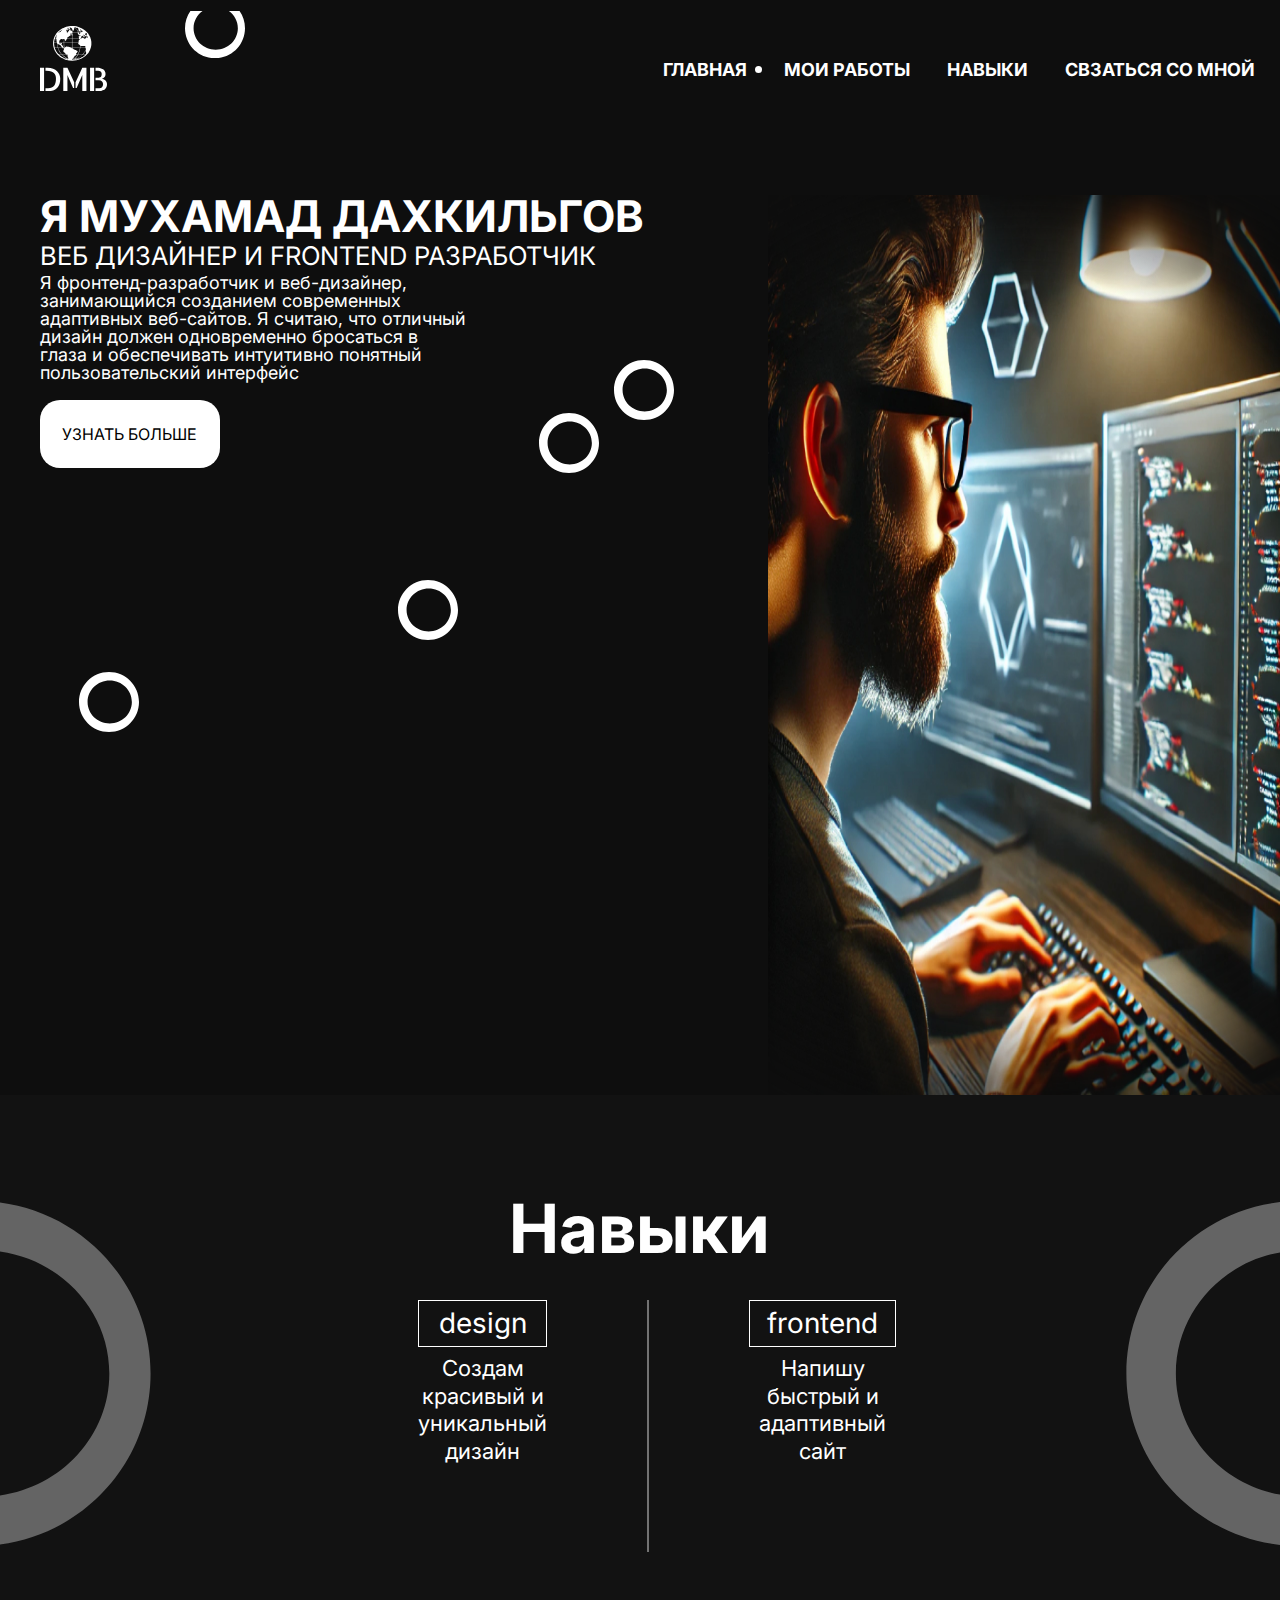
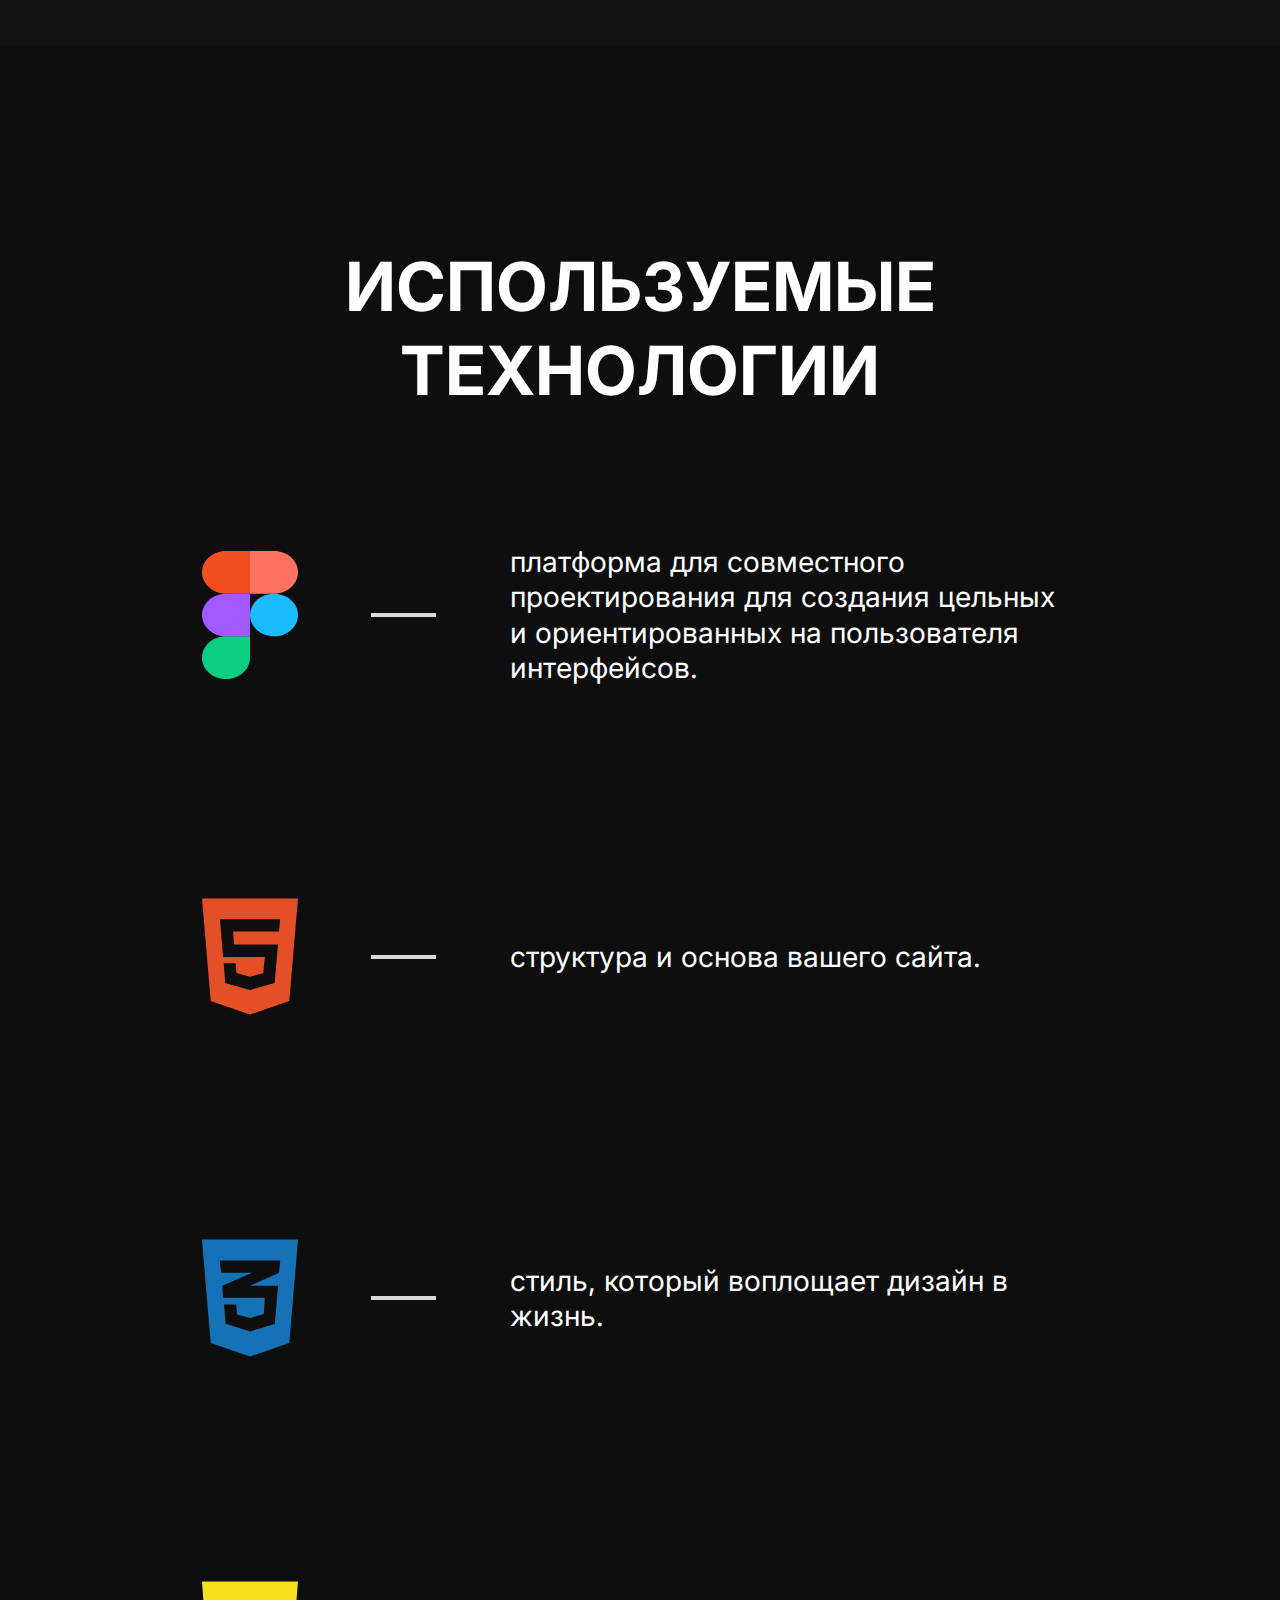
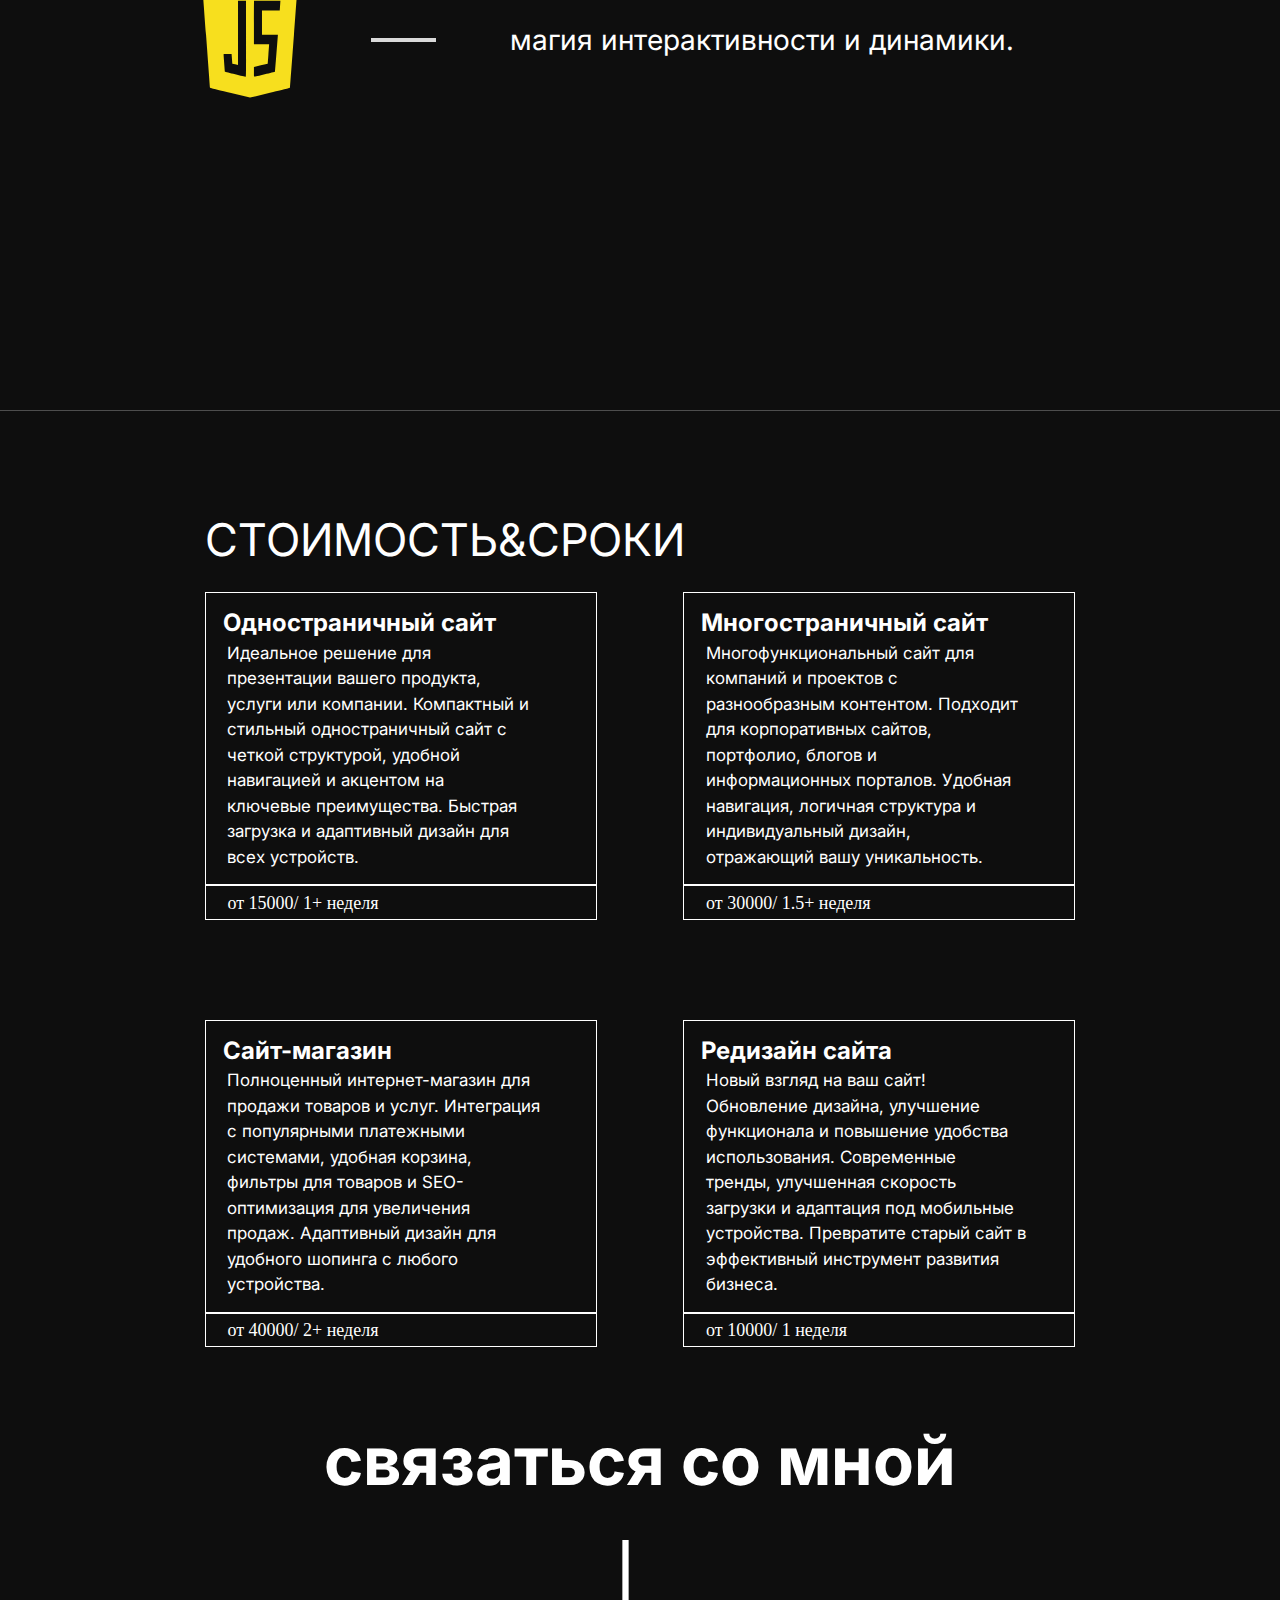
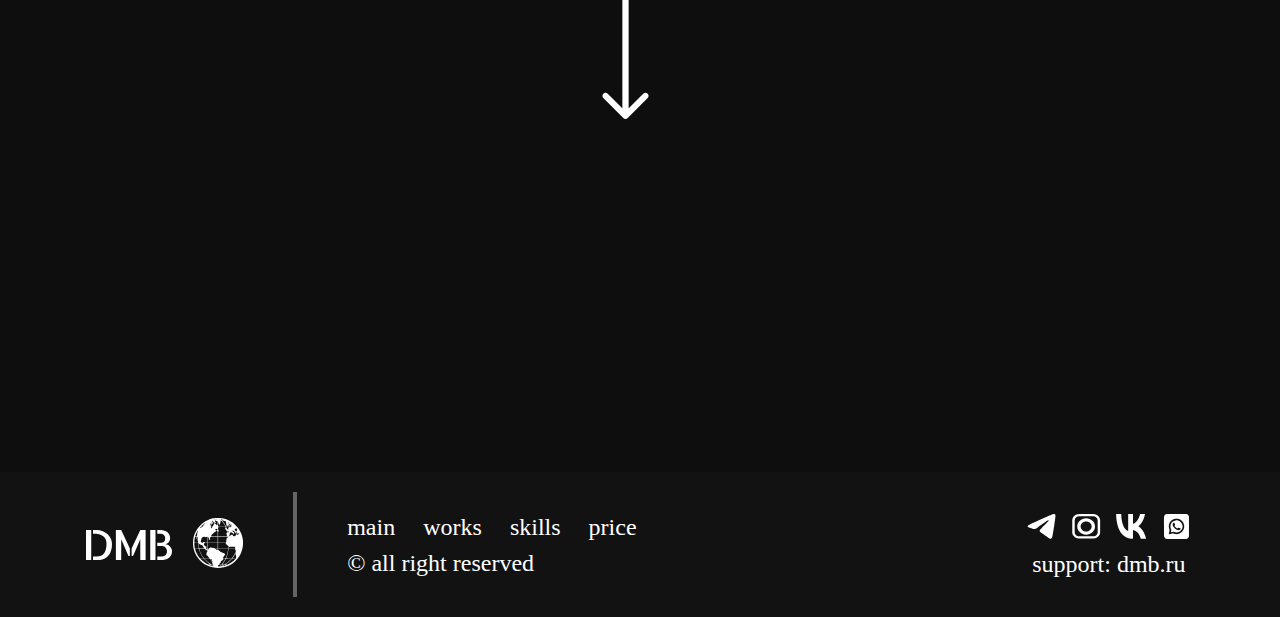
<file: index.html>
<!DOCTYPE html>
<html lang="ru">
<head>
    <meta charset="UTF-8">
    <meta name="viewport" content="width=device-width, initial-scale=1.0">
    <title>Главная</title>
    <link rel="stylesheet" href="src/css/style.css">
</head>
<body>
    <header class="header">
        <a href="" class="header__logo"><img class="header__logo-img" src="src/icons/header__logo.svg" alt=""></a>
        <nav class="header__menu">
            <ul class="header__menu-list">
                <li class="header__menu-item is-current"><a href="index.html">ГЛАВНАЯ</a></li>
                <li class="header__menu-item"><a href="projects.html">МОИ РАБОТЫ</a></li>
                <li class="header__menu-item"><a href="#skills">НАВЫКИ</a></li>
                <li class="header__menu-item"><a href="">СВЗАТЬСЯ СО МНОЙ</a></li>
            </ul>
        </nav>
    </header>
    <main class="main">
        <secton class="info">
            <div class="info__left-wrapper">
                <h1 class="info__title title-small">Я МУХАМАД ДАХКИЛЬГОВ</h1>
                <h2 class="info__subtitle subtitle">ВЕБ ДИЗАЙНЕР И FRONTEND РАЗРАБОТЧИК</h2>
                <p class="info__text section-text">Я фронтенд-разработчик и веб-дизайнер, занимающийся созданием современных адаптивных веб-сайтов. Я считаю, что отличный дизайн должен одновременно бросаться в глаза и обеспечивать интуитивно понятный пользовательский интерфейс</p>
                <a href="more.html" class="info__button button">УЗНАТЬ БОЛЬШЕ</a>
            </div>
            <img src="src/img/info__img.jpg" alt="" class="info__img">
            <img src="src/icons/info__figure.svg" alt="" class="info__figure">
        </secton>
        <secton id="skills"  class="skills">
            <img src="src/icons/skills__figure-1.svg" alt="" class="skills__figure skills__figure-1">
            <div class="skills__container container">
                <h2 class="skills__title title">Навыки</h2>
                <div class="skills__wrapper">
                    <div class="skills__design">
                        <h3 class="skills__wrapper-title">design</h3>
                        <p class="skills__wrapper-text">Создам <br> красивый  и <br> уникальный <br> дизайн</p>
                    </div>
                    <img src="src/icons/skills__line 3.svg" class="skills__wrapper-line"></img>
                    <div class="skills__frontend">
                        <h3 class="skills__wrapper-title">frontend</h3>
                        <p class="skills__wrapper-text">Напишу <br>быстрый и <br> адаптивный <br> сайт</p>
                    </div>
                </div>
            </div>
            <img src="src/icons/skills__figure-2.svg" alt="" class="skills__figure skills__figure-2">
        </secton>
        <section class="technology">
            <h2 class="technology__title title">ИСПОЛЬЗУЕМЫЕ <br> ТЕХНОЛОГИИ</h2>
            <div class="container technology__container">
                <div class="technology__item">
                    <img src="src/icons/1.svg" alt="" class="technology__item-icon">
                    <div class="technology__item-dash"></div>
                    <p class="technology__item-text">платформа для совместного <br> проектирования для создания цельных <br> и ориентированных на пользователя <br> интерфейсов.</p>
                </div>
                <div class="technology__item">
                    <img src="src/icons/2.svg" alt="" class="technology__item-icon">
                    <div class="technology__item-dash"></div>
                    <p class="technology__item-text">структура и основа вашего сайта.</p>
                </div>
                <div class="technology__item">
                    <img src="src/icons/3.svg" alt="" class="technology__item-icon">
                    <div class="technology__item-dash"></div>
                    <p class="technology__item-text">стиль, который воплощает дизайн в <br> жизнь.</p>
                </div>
                <div class="technology__item">
                    <img src="src/icons/4.svg" alt="" class="technology__item-icon">
                    <div class="technology__item-dash"></div>
                    <p class="technology__item-text">магия интерактивности и динамики.</p>
                </div>
            </div>
        </section>
        <sectoin id="price" class="price">
            <div class="container price__container">
                <h2 class="price__title title-small">СТОИМОСТЬ&СРОКИ</h2>
                <div class="price__wrapper">
                        <div class="price__item">
                            <h3 class="price__item-title">Одностраничный сайт</h3>
                            <p class="price__item-text">Идеальное решение для <br> презентации вашего продукта,<br> услуги или компании. Компактный и <br> стильный одностраничный сайт с <br> четкой структурой, удобной <br> навигацией и акцентом на <br> ключевые преимущества. Быстрая <br> загрузка и адаптивный дизайн для <br> всех устройств.</p>
                            <div class="price__item-dash"></div>
                            <p class="price__item-desc">от 15000/ 1+ неделя</p>
                        </div>
                        <div class="price__item">
                            <h3 class="price__item-title">Многостраничный сайт</h3>
                            <p class="price__item-text">Многофункциональный сайт для <br> компаний и проектов с <br> разнообразным контентом. Подходит <br> для корпоративных сайтов, <br> портфолио, блогов и <br> информационных порталов. Удобная <br> навигация, логичная структура и <br> индивидуальный дизайн, <br> отражающий вашу уникальность.</p>
                            <div class="price__item-dash"></div>
                            <p class="price__item-desc">от 30000/ 1.5+ неделя</p>
                        </div>
                        <div class="price__item">
                            <h3 class="price__item-title">Сайт-магазин</h3>
                            <p class="price__item-text">Полноценный интернет-магазин для <br> продажи товаров и услуг. Интеграция <br> с популярными платежными <br>системами, удобная корзина, <br> фильтры для товаров и SEO-<br>оптимизация для увеличения <br> продаж. Адаптивный дизайн для <br> удобного шопинга с любого <br> устройства.</p>
                            <div class="price__item-dash"></div>
                            <p class="price__item-desc">от 40000/ 2+ неделя</p>
                        </div>
                        <div class="price__item">
                            <h3 class="price__item-title">Редизайн сайта</h3>
                            <p class="price__item-text">Новый взгляд на ваш сайт!<br>Обновление  дизайна, улучшение<br>функционала и повышение удобства<br> использования. Современные<br> тренды, улучшенная скорость <br>загрузки и адаптация под мобильные <br>устройства. Превратите старый сайт в <br>эффективный инструмент развития <br>бизнеса.</p>
                            <div class="price__item-dash"></div>
                            <p class="price__item-desc">от 10000/ 1 неделя</p>
                    </div>
                </div>
                <h3 class="price__contact title">связаться со мной </h3>
                <img src="src/icons/price-arrow.svg" alt="" class="price__arrow">
            </div>
        </sectoin>
    </main>
    <footer class="footer">
        <div class="footer__left-wrapper">
            <a href="#" class="footer__logo"><img src="src/icons/footer-logo.svg" alt="footer-logo" class="footer__logo-img"></a>
            <div class="footer__dash"></div>
            <nav class="footer__menu">
                <ul class="footer__menu-list">
                    <li class="footer__menu-item"><a href="index.html" class="footer__menu-link">main</a></li>
                    <li class="footer__menu-item"><a href="projects.html" class="footer__menu-link">works</a></li>
                    <li class="footer__menu-item"><a href="#skills" class="footer__menu-link">skills</a></li>
                    <li class="footer__menu-item"><a href="#price" class="footer__menu-link">price</a></li>
                    <li class="footer__menu-item">© all right reserved</li>
                </ul>                    
            </nav>
        </div>
        <div class="footer__right-wrapper">
            <ul class="footer__icon-box">
                <li class="footer__icon"><a target="_blank" href="https://t.me/DMB2643"><img src="src/icons/footer/1.svg" alt="" class="footer__icon-img"></a></li>
                <li class="footer__icon"><a target="_blank" href="#"><img src="src/icons/footer/2.svg" alt="" class="footer__icon-img"></a></li>
                <li class="footer__icon"><a target="_blank" href="https://vk.com/id519602002"><img src="src/icons/footer/3.svg" alt="" class="footer__icon-img"></a></li>
                <li class="footer__icon"><a target="_blank" href="https://wa.me/+79888235138"><img src="src/icons/footer/4.svg" alt="" class="footer__icon-img"></a></li>
            </ul>
            <a href="mailto:dmb@gmail.ru" class="footer__support">support: dmb.ru</a>
        </div>
    </footer>
</body>
</html>
</file>
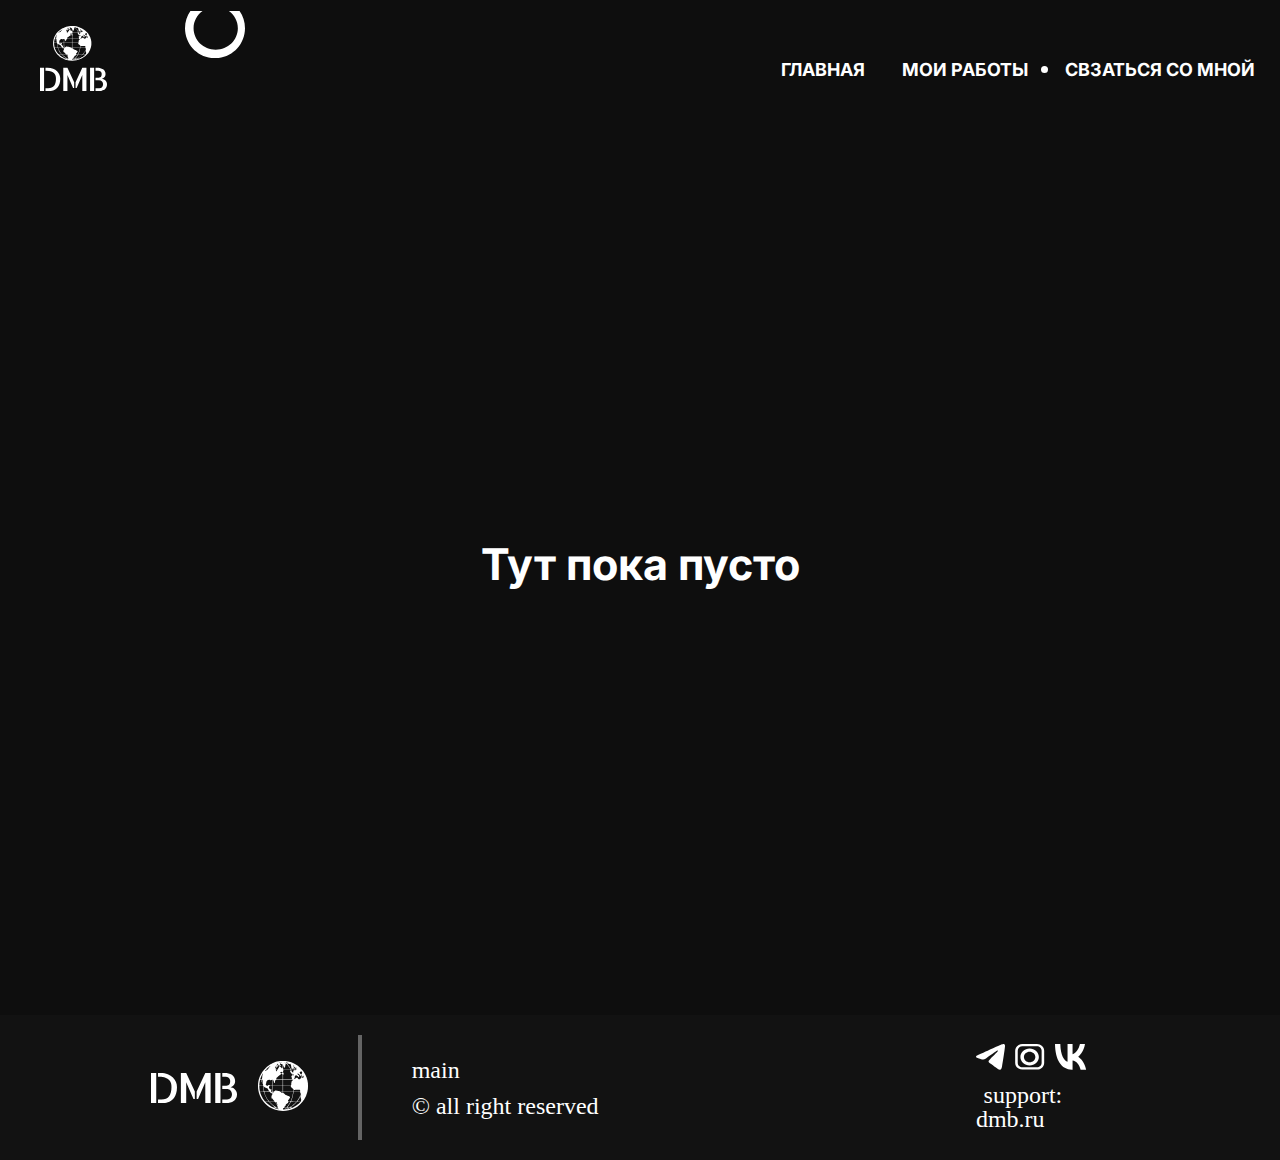
<file: projects.html>
<!DOCTYPE html>
<html lang="en">
<head>
    <meta charset="UTF-8">
    <meta name="viewport" content="width=device-width, initial-scale=1.0">
    <title>Document</title>
    <link rel="stylesheet" href="src/css/style.css">
</head>
<body>
    <header class="header">
        <a href="" class="header__logo"><img class="header__logo-img" src="src/icons/header__logo.svg" alt=""></a>
        <nav class="header__menu">
            <ul class="header__menu-list">
                <li class="header__menu-item"><a href="index.html">ГЛАВНАЯ</a></li>
                <li class="header__menu-item is-current"><a href="projects.html">МОИ РАБОТЫ</a></li>
                <li class="header__menu-item"><a href="">СВЗАТЬСЯ СО МНОЙ</a></li>
            </ul>
        </nav>
    </header>
    <main class="main">
        <h1 class="title-small">Тут пока пусто</h1>
    </main>
    <style>
        main {
            background: #0E0E0E;
            height: 100vh;
            display: flex;
            justify-content: center;
            align-items: center;
        }
    </style>
    <footer class="footer">
        <div class="footer__left-wrapper">
            <a href="#" class="footer__logo"><img src="src/icons/footer-logo.svg" alt="footer-logo" class="footer__logo-img"></a>
            <div class="footer__dash"></div>
            <nav class="footer__menu">
                <ul class="footer__menu-list">
                    <li class="footer__menu-item"><a href="index.html" class="footer__menu-link">main</a></li>
                    <li class="footer__menu-item">© all right reserved</li>
                </ul>                    
            </nav>
        </div>
        <div class="footer__right-wrapper">
            <ul class="footer__icon-box">
                <li class="footer__icon"><a href="#"><img src="src/icons/footer/1.svg" alt="" class="footer__iconimg"></a></li>
                <li class="footer__icon"><a href="#"><img src="src/icons/footer/2.svg" alt="" class="footer__iconimg"></a></li>
                <li class="footer__icon"><a href="#"><img src="src/icons/footer/3.svg" alt="" class="footer__iconimg"></a></li>
            </ul>
            <a href="mailto:dmb@gmail.ru" class="footer__support">support: dmb.ru</a>
        </div>
    </footer>
</body>
</html>
</file>
<file: src/css/style.css>
/* http://meyerweb.com/eric/tools/css/reset/
   v5.0.2 | 20191019
   License: none (public domain)
*/
html, body, div, span, applet, object, iframe,
h1, h2, h3, h4, h5, h6, p, blockquote, pre,
a, abbr, acronym, address, big, cite, code,
del, dfn, em, img, ins, kbd, q, s, samp,
small, strike, strong, sub, sup, tt, var,
b, u, i, center,
dl, dt, dd, ol, ul, li,
fieldset, form, label, legend,
table, caption, tbody, tfoot, thead, tr, th, td,
article, aside, canvas, details, embed,
figure, figcaption, footer, header, hgroup,
main, menu, nav, output, ruby, section, summary,
time, mark, audio, video {
  margin: 0;
  padding: 0;
  border: 0;
  font-size: 100%;
  font: inherit;
  vertical-align: baseline;
}

/* HTML5 display-role reset for older browsers */
article, aside, details, figcaption, figure,
footer, header, hgroup, main, menu, nav, section {
  display: block;
}

/* HTML5 hidden-attribute fix for newer browsers */
*[hidden] {
  display: none;
}

body {
  line-height: 1;
}

menu, ol, ul {
  list-style: none;
}

blockquote, q {
  quotes: none;
}

blockquote:before, blockquote:after,
q:before, q:after {
  content: "";
  content: none;
}

table {
  border-collapse: collapse;
  border-spacing: 0;
}

a {
  text-decoration: none;
}

html, *, body {
  font-family: "inter";
  box-sizing: border-box;
  font-family: inner;
  scrollbar-width: none;
  user-select: none;
  padding: 0;
  margin: 0;
  color: #FFFFFF;
}

.container {
  margin: 0 auto;
  width: 68vw;
}

.button {
  display: flex;
  justify-content: center;
  align-items: center;
  font-size: clamp(16px, 1.05vw, 20px);
  background: #ffffff;
  color: #000000;
  width: 11.25em;
  height: 4.25em;
  border-radius: 1.25em;
  transition: 0.25s;
}

.button:hover {
  opacity: 0.8;
  color: rgb(0, 0, 0);
}

a, img, input {
  -webkit-tap-highlight-color: rgba(0, 0, 0, 0);
  -webkit-focus-ring-color: rgba(0, 0, 0, 0);
}

a {
  -webkit-tap-highlight-color: transparent;
  outline: none;
  box-shadow: none;
  border: none;
  background: transparent;
  -webkit-tap-highlight-color: transparent;
}

a:focus:not(:focus-visible) {
  outline: none;
  box-shadow: none;
}

a:focus, img:focus, input:focus {
  outline: none;
  box-shadow: none;
}

.technology__container {
  width: 1350px;
}

@media (max-width: 1450px) {
  .technology__container {
    width: 1280px;
  }
}
@media (max-width: 1280px) {
  .technology__container {
    width: 1024px;
  }
}
@media (max-width: 1024px) {
  .technology__container {
    width: 768px;
  }
}
@media (max-width: 768px) {
  .technology__container {
    width: 100%;
  }
}
@font-face {
  font-family: "inter";
  src: url(../fonts/InterBold.woff2) format("woff2");
  font-weight: 700;
  font-style: normal;
  font-display: swap;
}
@font-face {
  font-family: "inter";
  src: url(../fonts/InterSemiBold.woff2) format("woff2");
  font-weight: 600;
  font-style: normal;
  font-display: swap;
}
@font-face {
  font-family: "inter";
  src: url(../fonts/InterRegular.woff2) format("woff2");
  font-weight: 400;
  font-style: normal;
  font-display: swap;
}
.info {
  font-family: "inter";
}

.title {
  font-family: "inter";
  text-align: center;
  width: 100%;
  font-size: clamp(60px, 5.28vw, 96px);
  font-weight: 700;
}

.title-small {
  font-family: "inter";
  font-weight: 700;
  font-size: 3.4vw;
  font-weight: 710;
}

.subtitle {
  font-size: 2vw;
  white-space: nowrap;
}

.section-text {
  font-size: clamp(18px, 1.3vw, 45px);
}

@media (max-width: 1024px) {
  .title {
    font-size: clamp(50px, 6.25vw, 65px);
  }
  .title-small {
    font-size: clamp(35px, 6.7vw, 68px);
  }
  .subtitle {
    font-size: clamp(20px, 3.92vw, 40px);
  }
  .section-text {
    font-size: clamp(16px, 2.44vw, 25px);
  }
}
@media (max-width: 768px) {
  .title {
    font-size: clamp(55px, 6.25vw, 65px);
  }
}
@media (max-width: 520px) {
  .title {
    font-size: 35px;
  }
  .title-small {
    width: 100%;
    text-align: center;
    font-size: clamp(25px, 6.23vw, 53px);
  }
  .subtitle {
    width: 100%;
    text-align: center;
    font-size: clamp(14px, 3.8vw, 30px);
  }
  .section-text {
    text-align: center;
    font-size: clamp(13px, 1.75vw, 18px);
  }
}
.header__logo {
  position: relative;
}

.header__logo::after {
  content: "";
  position: absolute;
  left: 145px;
  top: -15px;
  background: url(../icons/header__figure.svg) 100%/100% no-repeat;
  width: 60px;
  height: 47px;
  pointer-events: none;
}

.header__menu {
  position: relative;
}

.header__menu::before {
  content: "";
  position: absolute;
  background: url(../icons/header__line.svg) no-repeat;
  width: 285px;
  height: 80px;
  top: -40px;
  right: 626px;
}

.info__left-wrapper {
  position: relative;
}

.info__left-wrapper::before {
  content: "";
  background: url(../icons/info__figure.svg) 99%/100% no-repeat;
  position: absolute;
  right: 22%;
  top: 80%;
  width: clamp(60px, 3.9vw, 90px);
  aspect-ratio: 1;
}

.info__left-wrapper::after {
  content: "";
  background: url(../icons/info__figure.svg) 99%/100% no-repeat;
  position: absolute;
  right: 7%;
  top: 24%;
  width: clamp(60px, 3.9vw, 90px);
  aspect-ratio: 1;
}

.info__button {
  position: relative;
}

.info__button::before {
  content: "";
  background: url(../icons/info__figure.svg) 99%/100% no-repeat;
  position: absolute;
  left: 28vw;
  top: 20vh;
  width: clamp(60px, 3.9vw, 90px);
  aspect-ratio: 1;
  pointer-events: none;
}

.info__button::after {
  content: "";
  background: url(../icons/info__figure.svg) 99%/100% no-repeat;
  position: absolute;
  right: 45%;
  top: 400%;
  width: clamp(60px, 3.9vw, 90px);
  aspect-ratio: 1;
  pointer-events: none;
}

.info__figure {
  position: absolute;
  left: 48vw;
  top: 90vh;
  width: clamp(60px, 3.9vw, 90px);
  aspect-ratio: 1;
}

@media (max-width: 1280px) {
  .info__left-wrapper::after {
    display: none;
  }
}
@media (max-width: 1024px) {
  .info__left-wrapper::before, .info__left-wrapper::after, .info__button::before, .info__button::after, .info__figure {
    display: none;
  }
}
.header {
  font-family: "inter";
  font-size: clamp(18px, 1.05vw, 27px);
  display: flex;
  align-items: center;
  justify-content: space-between;
  padding: 25px 25px 0px 85px;
  max-height: 200px;
  background: #0E0E0E;
}
.header__logo {
  top: -10px;
}
.header__menu-list {
  display: flex;
  column-gap: 37px;
  font-weight: 700;
  white-space: nowrap;
}

.header__menu-item.is-current {
  position: relative;
}

.header__menu-item.is-current::after {
  display: inline-block;
  position: absolute;
  content: "";
  aspect-ratio: 1;
  width: 7px;
  background-color: white;
  border-radius: 50%;
  left: 110%;
  top: 45%;
}

.header__menu-item a {
  display: inline-flex;
  align-items: center;
  height: 90px;
  transition: 0.3s;
}
.header__menu-item a:hover {
  color: #BABABA;
}

@media (max-width: 1280px) {
  .header {
    padding: 25px 25px 0px 3.1vw;
  }
  .header__menu::before {
    right: 1000%;
  }
}
@media (max-width: 1024px) {
  .header {
    row-gap: 20px;
    flex-wrap: wrap;
    padding: 25px 0px 0px 15px;
  }
  .header__logo {
    top: 0px;
  }
  .header__menu {
    flex-basis: 100%;
  }
  .header__menu-list {
    font-size: 18px;
    column-gap: 25px;
  }
  .header__menu::before {
    right: 0px;
    top: -120px;
  }
  .header__logo::after {
    top: -25px;
  }
  .header__menu-item a {
    height: fit-content;
  }
}
@media (max-width: 767px) {
  .header {
    row-gap: 25px;
    padding: 25px 25px 0px 25px;
  }
  .header__menu-item {
    font-size: clamp(12px, 2.1vw, 16px);
  }
  .header__menu-item.is-current::after {
    top: 22%;
  }
}
@media (max-width: 520px) {
  .header {
    padding: 10px 5px 0px 6vw;
    row-gap: 30px;
  }
  .header__logo {
    top: 10px;
  }
  .header__menu-list {
    flex-wrap: wrap;
    row-gap: 20px;
  }
  .header__menu-item {
    font-size: 14px;
  }
  .header__logo::after {
    left: 60vw;
  }
  .header__menu::before {
    display: none;
  }
}
.info {
  display: flex;
  justify-content: space-between;
  padding-top: 100px;
  box-sizing: content-box;
  background: #0E0E0E;
}
.info__left-wrapper {
  max-width: 67.29vw;
  padding-left: 5.1vw;
  height: fit-content;
}
.info__title {
  margin-bottom: 0.1em;
}
.info__subtitle {
  margin-bottom: 0.2em;
}
.info__text {
  max-width: 59%;
  margin-bottom: 1em;
}
.info__img {
  max-width: 40%;
  height: 100vh;
  mask-image: radial-gradient(circle, rgb(0, 0, 0) 70%, rgba(0, 0, 0, 0) 100%);
  -webkit-mask-image: radial-gradient(circle, rgb(0, 0, 0) 70%, rgba(0, 0, 0, 0) 100%);
}

@media (max-width: 1280px) {
  .info {
    padding-top: 80px;
  }
  .info__left-wrapper {
    padding-left: 3.1vw;
    max-width: fit-content;
  }
  .info__img {
    z-index: 3;
  }
  .info__figure {
    top: 40vh;
  }
}
@media (max-width: 1024px) {
  .info {
    flex-direction: column-reverse;
    align-items: center;
  }
  .info__left-wrapper {
    display: flex;
    flex-direction: column;
    align-items: center;
    padding-left: 0px;
    max-width: 100%;
    padding-bottom: 100px;
  }
  .info__title {
    width: 100%;
    text-align: center;
    margin-bottom: 0.3em;
  }
  .info__subtitle {
    width: 100%;
    text-align: center;
    margin-bottom: 0.7em;
  }
  .info__text {
    max-width: 85%;
    text-align: center;
    display: none;
  }
  .info__img {
    max-width: 100%;
    width: 100%;
    height: auto;
    margin-bottom: 40px;
  }
  .info__button {
    font-size: clamp(12px, 1.57vw, 20px);
  }
}
@media (max-width: 520px) {
  .info {
    padding-top: 70px;
  }
  .info__title {
    margin-bottom: 0.5em;
  }
  .info__subtitle {
    margin-bottom: 0.7em;
  }
  .info__text {
    max-width: 85%;
    margin-bottom: 1.5em;
  }
  .info__img {
    margin-bottom: 60px;
  }
  .info__button {
    font-size: 12px;
    width: 10em;
    height: 3.5em;
    margin-top: 10px;
  }
}
.skills {
  padding-top: 50px;
  padding-bottom: 50px;
  display: grid;
  grid-template-columns: 1fr 2fr 1fr;
  background: #121212;
  max-height: 550px;
}
.skills__title {
  margin-bottom: 0.55em;
}
.skills__figure {
  width: 12.55vw;
  height: 27vw;
  align-self: center;
}
.skills__figure-2 {
  justify-self: end;
}
.skills__wrapper {
  padding-left: 4%;
  display: flex;
  justify-content: center;
  gap: 15%;
  width: 100%;
}
.skills__wrapper-title {
  font-family: "inter";
  font-weight: normal;
  margin-bottom: 0.3em;
  font-size: clamp(28px, 2.21vw, 36px);
  text-align: center;
  border: 1px solid #ffffff;
  padding: 0.3em 0.6em;
}
.skills__wrapper-line {
  height: clamp(200px, 30vh, 252px);
  width: 2px;
}
.skills__wrapper-text {
  line-height: 1.25;
  font-family: "inter";
  text-align: center;
  font-size: clamp(22px, 1.3vw, 24px);
}

@media (max-width: 1280px) {
  .skills {
    padding-block: 100px;
  }
  .skills__wrapper {
    gap: 100px;
  }
}
@media (max-width: 1024px) {
  .skills__figure {
    width: 10vw;
    height: 213px;
  }
}
@media (max-width: 768px) {
  .skills {
    grid-template-columns: 1fr;
  }
  .skills__figure {
    height: auto;
    display: none;
  }
  .skills__title {
    font-size: 50px;
  }
  .skills__wrapper-title {
    font-size: 22px;
  }
  .skills__wrapper-text {
    font-size: 16px;
  }
}
@media (max-width: 520px) {
  .skills {
    padding-top: 70px;
    border-top: 0.1px solid #4b5350;
  }
  .skills__title {
    margin-bottom: 0.85em;
  }
  .skills__wrapper {
    gap: 40px;
  }
  .skills__wrapper-line {
    height: 180px;
  }
  .skills__wrapper-title {
    font-size: 26px;
    font-weight: bold;
    border: 0;
  }
}
.technology {
  padding: 200px 0px 400px;
  background: #0E0E0E;
  background-display: flex;
  background-flex-direction: column;
  background-align-items: flex-end;
}
.technology__title {
  padding-left: 0.9em;
  margin-bottom: 200px;
  line-height: 1.25;
}
.technology__item {
  width: 100%;
  display: flex;
  align-items: center;
  justify-content: space-between;
}
.technology__item-icon {
  width: 140px;
  height: 170px;
}
.technology__item-dash {
  background: #D9D9D9;
  width: 90px;
  height: 4px;
}
.technology__item-text {
  width: 20em;
  font-family: "inter";
  font-size: 40px;
  line-height: 1.25;
}

.technology__item:not(:last-child) {
  margin-bottom: 200px;
}

@media (max-width: 1450px) {
  .technology-text {
    font-size: clamp(20px, 2.36vw, 34px);
  }
  .technology-dash {
    width: clamp(60px, 5.85vw, 75px);
  }
}
@media (max-width: 1280px) {
  .technology {
    padding-bottom: 300px;
  }
  .technology__title {
    padding-left: 0px;
    margin-bottom: 130px;
  }
  .technology__item {
    justify-content: space-evenly;
  }
  .technology__item-text {
    font-size: clamp(20px, 2.22vw, 34px);
  }
  .technology__item-icon {
    width: clamp(70px, 7.5vw, 110px);
    height: clamp(120px, 11.05vw, 160px);
    margin: 0;
  }
  .technology__item-dash {
    margin: 0;
    width: 65px;
  }
}
@media (max-width: 1024px) {
  .technology {
    padding-bottom: 250px;
  }
  .technology__item-dash {
    width: clamp(42px, 5.4vw, 55px);
  }
  .technology__item:not(:last-child) {
    margin-bottom: 150px;
  }
}
@media (max-width: 768px) {
  .technology__item {
    row-gap: 20px;
    flex-direction: column;
  }
  .technology__item-dash {
    display: none;
  }
  .technology__item-text {
    text-align: center;
    font-size: 27px;
  }
  .technology__item-icon {
    width: 120px;
    height: 120px;
  }
}
@media (max-width: 520px) {
  .technology__item-text {
    text-align: center;
    font-size: 18px;
  }
  .technology__item-icon {
    width: 90px;
    height: 90px;
  }
  .technology__item:not(:last-child) {
    margin-bottom: 120px;
  }
}
.price {
  display: block;
  padding-top: 106px;
  padding-bottom: 350px;
  border-top: 1px solid #4D4D4D;
  background: #0E0E0E;
}
.price__title {
  font-weight: 400;
  padding-bottom: 50px;
}
.price__wrapper {
  display: grid;
  grid-template-columns: repeat(2, 1fr);
  gap: 100px 6.785vw;
  padding-bottom: 80px;
}
.price__contact {
  margin-bottom: 0.67em;
}
.price__arrow {
  position: relative;
  left: 31vw;
  height: 14vw;
}

.price__item {
  border: 1px solid #FFFFFF;
}
.price__item-title {
  padding-left: 1.83em;
  padding-top: 18px;
  margin-bottom: 0.23em;
  font-family: "inter";
  font-size: clamp(24px, 1.83vw, 46px);
  font-weight: 700;
}
.price__item-text {
  font-family: "inter";
  line-height: 1.5;
  font-size: clamp(17px, 1.25vw, 32px);
  padding-left: 2.75em;
  margin-bottom: 0.83em;
}
.price__item-dash {
  width: 100%;
  border: 1px solid #FFFFFF;
}
.price__item-desc {
  font-size: clamp(18px, 1.25vw, 32px);
  padding-top: 0.2em;
  padding: 0.4em 1.2em;
}

@media (max-width: 1280px) {
  .price__title {
    font-size: clamp(40px, 3.9vw, 45px);
    padding-bottom: 30px;
  }
  .price__item-title {
    padding-left: 0.7em;
  }
  .price__item-text {
    padding-left: 1.25em;
    font-size: clamp(15px, 1.46vw, 17px);
  }
}
@media (max-width: 1024px) {
  .price__title {
    font-size: clamp(25px, 3.9vw, 35px);
    padding-bottom: 30px;
  }
  .price__contact {
    font-size: clamp(45px, 6vw, 55px);
  }
  .price__item-title {
    padding-top: 14px;
    padding-left: 0.4em;
    font-size: clamp(16px, 1.83vw, 22px);
  }
  .price__item-text {
    padding-left: 0.7em;
    font-size: clamp(11px, 1.46vw, 15px);
  }
  .price__item-desc {
    font-size: clamp(12px, 1.58vw, 16px);
  }
}
@media (max-width: 767px) {
  .price {
    padding-top: 80px;
  }
  .price__contact {
    font-size: clamp(36px, 7.8vw, 65px);
    margin-bottom: 2em;
  }
  .price__arrow {
    left: 45vw;
    height: 150px;
  }
  .price__container {
    width: 100%;
  }
  .price__title {
    font-size: clamp(33px, 7vw, 55px);
    padding-bottom: 50px;
    text-align: center;
  }
  .price__wrapper {
    width: 100%;
    display: flex;
    flex-direction: column;
    align-items: center;
  }
  .price__item {
    border-radius: 10px;
    padding: 5px 20px;
    width: fit-content;
  }
  .price__item-title {
    padding-left: 0;
    font-size: clamp(16px, 4.5vw, 30px);
  }
  .price__item-text {
    padding-left: 0;
    font-size: clamp(12px, 4.5vw, 25px);
  }
  .price__item-desc {
    font-size: clamp(12px, 4.5vw, 25px);
    padding: 0.5em 0;
  }
}
@media (max-width: 520px) {
  .price {
    padding-bottom: 140px;
  }
  .price__arrow {
    height: 120px;
  }
  .price__item-title {
    padding-left: 0;
    font-size: 18px;
  }
  .price__item-text {
    padding-left: 0;
    font-size: 14px;
  }
  .price__item-desc {
    font-size: 14px;
    padding: 0.5em 0;
  }
}
.footer {
  display: flex;
  padding: 20px 0px;
  align-items: center;
  justify-content: space-around;
  background: #121212;
}
.footer__left-wrapper {
  display: flex;
  align-items: center;
  column-gap: 50px;
}
.footer__menu-list {
  display: flex;
  flex-wrap: wrap;
  gap: 12px 28px;
  font-size: 24px;
}
.footer__icon-box {
  display: flex;
  column-gap: 10px;
  margin-bottom: 10px;
}
.footer__support {
  padding-left: 5%;
  font-size: 24px;
}
.footer__dash {
  width: 4px;
  height: 105px;
  background: #646464;
}

.footer__menu-item:last-child {
  flex-basis: 100%;
}

.footer__icon-img {
  width: 35px;
  height: 25px;
}

@media (max-width: 1024px) {
  .footer {
    justify-content: space-evenly;
  }
  .footer__left-wrapper {
    column-gap: 40px;
  }
  .footer__menu-list {
    width: 290px;
    column-gap: 18px;
  }
}
@media (max-width: 767px) {
  .footer {
    flex-direction: column;
    row-gap: 30px;
  }
  .footer__menu-list {
    width: clamp(200px, 12em, 290px);
    font-size: clamp(16px, 3.12vw, 24px);
  }
  .footer__support {
    font-size: clamp(16px, 3.12vw, 24px);
    white-space: nowrap;
  }
  .footer__icon-img {
    width: 4.56vw;
    height: 3.25vw;
  }
  .footer__dash {
    width: 1px;
  }
}
@media (max-width: 520px) {
  .footer {
    flex-direction: row;
    justify-content: space-between;
    padding: 20px 30px 20px 0px;
  }
  .footer__logo {
    padding-left: 20px;
  }
  .footer__logo img {
    width: 110px;
  }
  .footer__left-wrapper {
    flex-direction: column;
  }
  .footer__dash {
    display: none;
  }
  .footer__menu-list {
    display: none;
  }
  .footer__icon-box {
    column-gap: 20px;
    margin-bottom: 15px;
  }
  .footer__icon-img {
    width: 22px;
    height: 22px;
  }
  .footer__support {
    padding-left: 0px;
    font-size: 16px;
  }
}

/*# sourceMappingURL=style.css.map */
</file>
